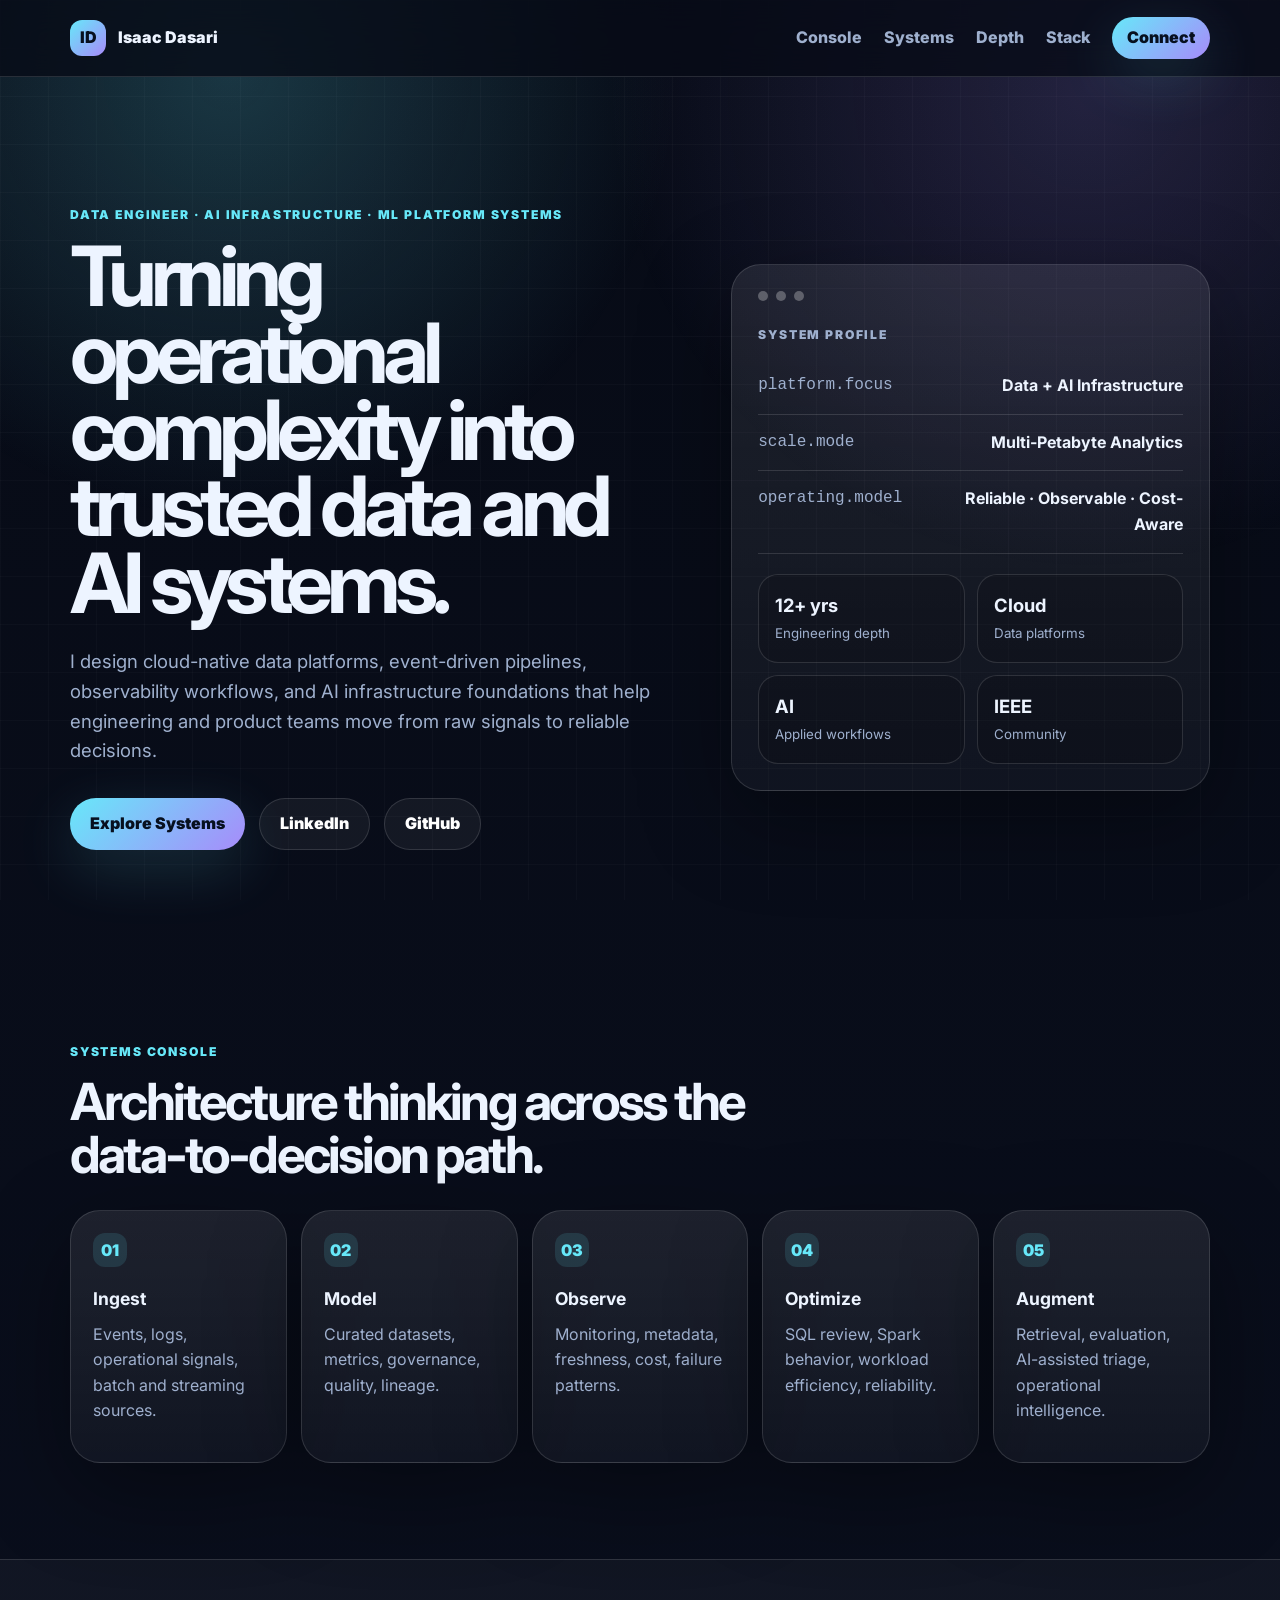
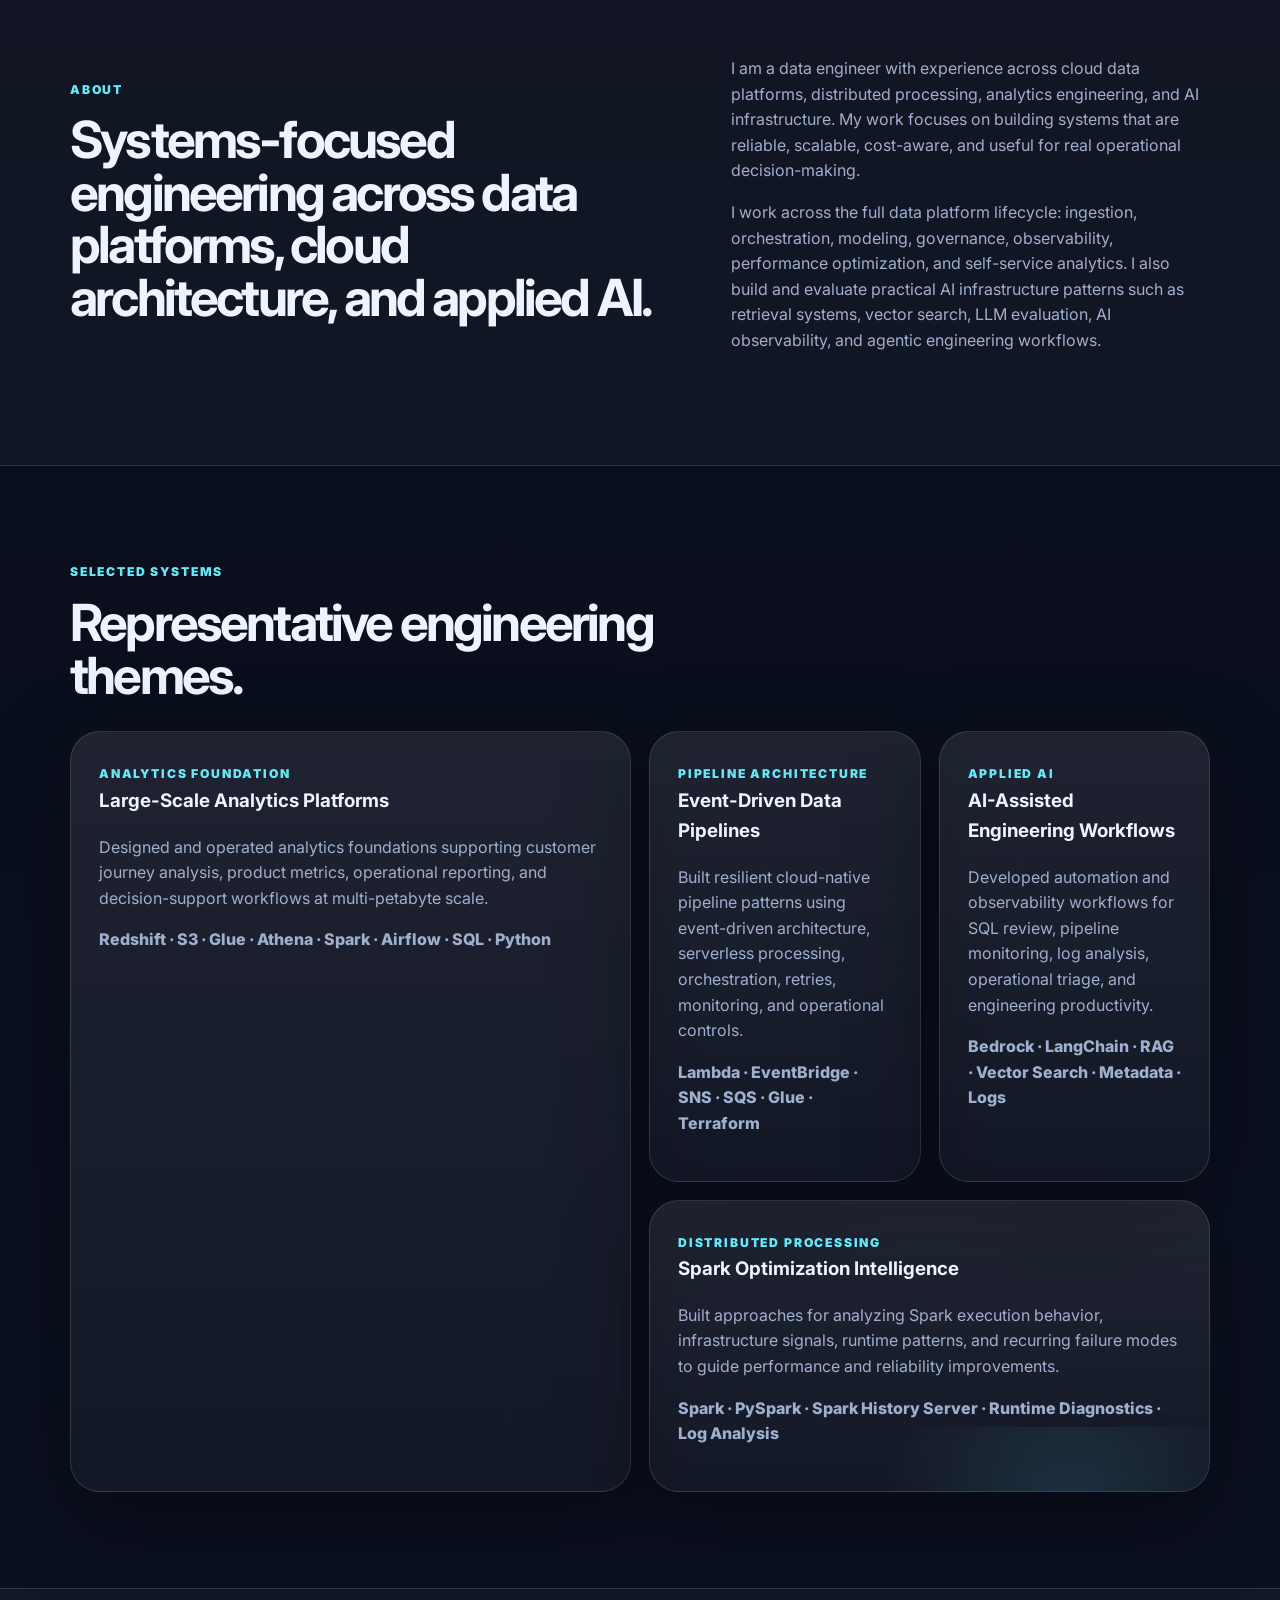
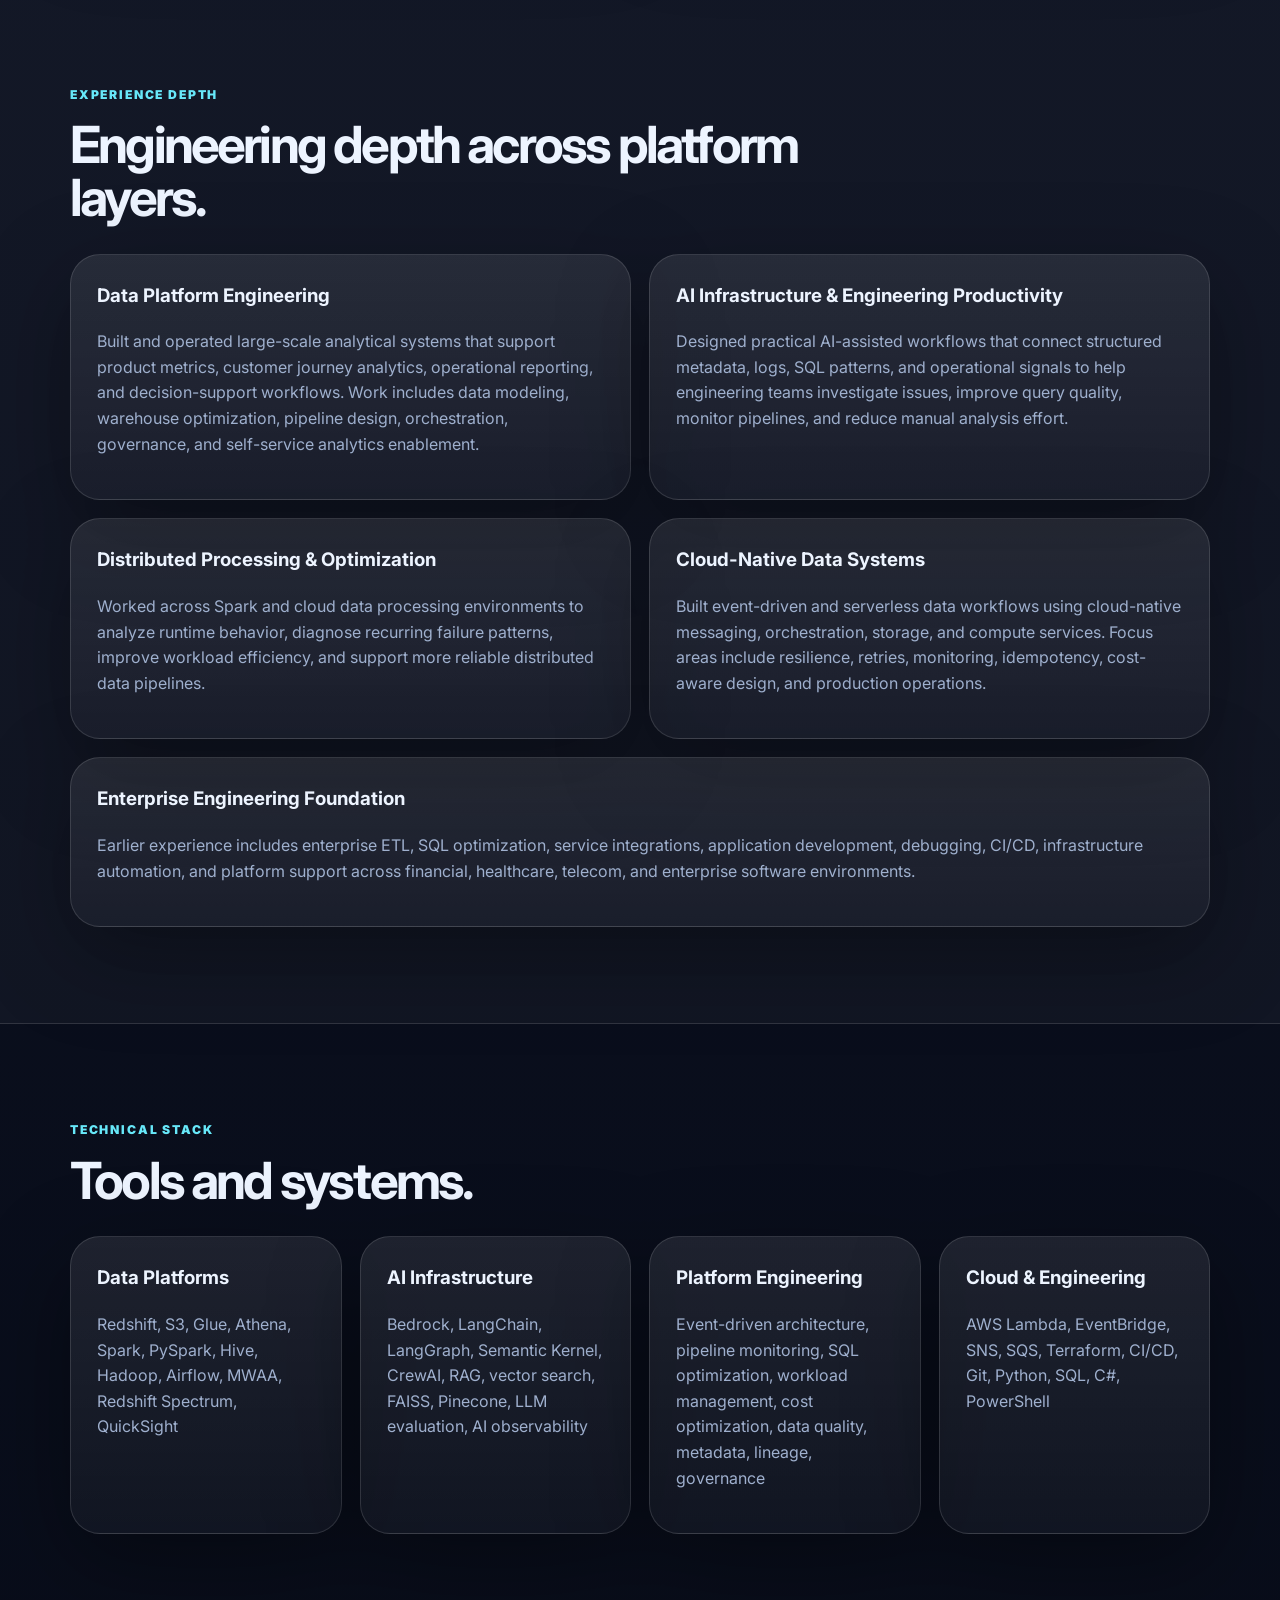
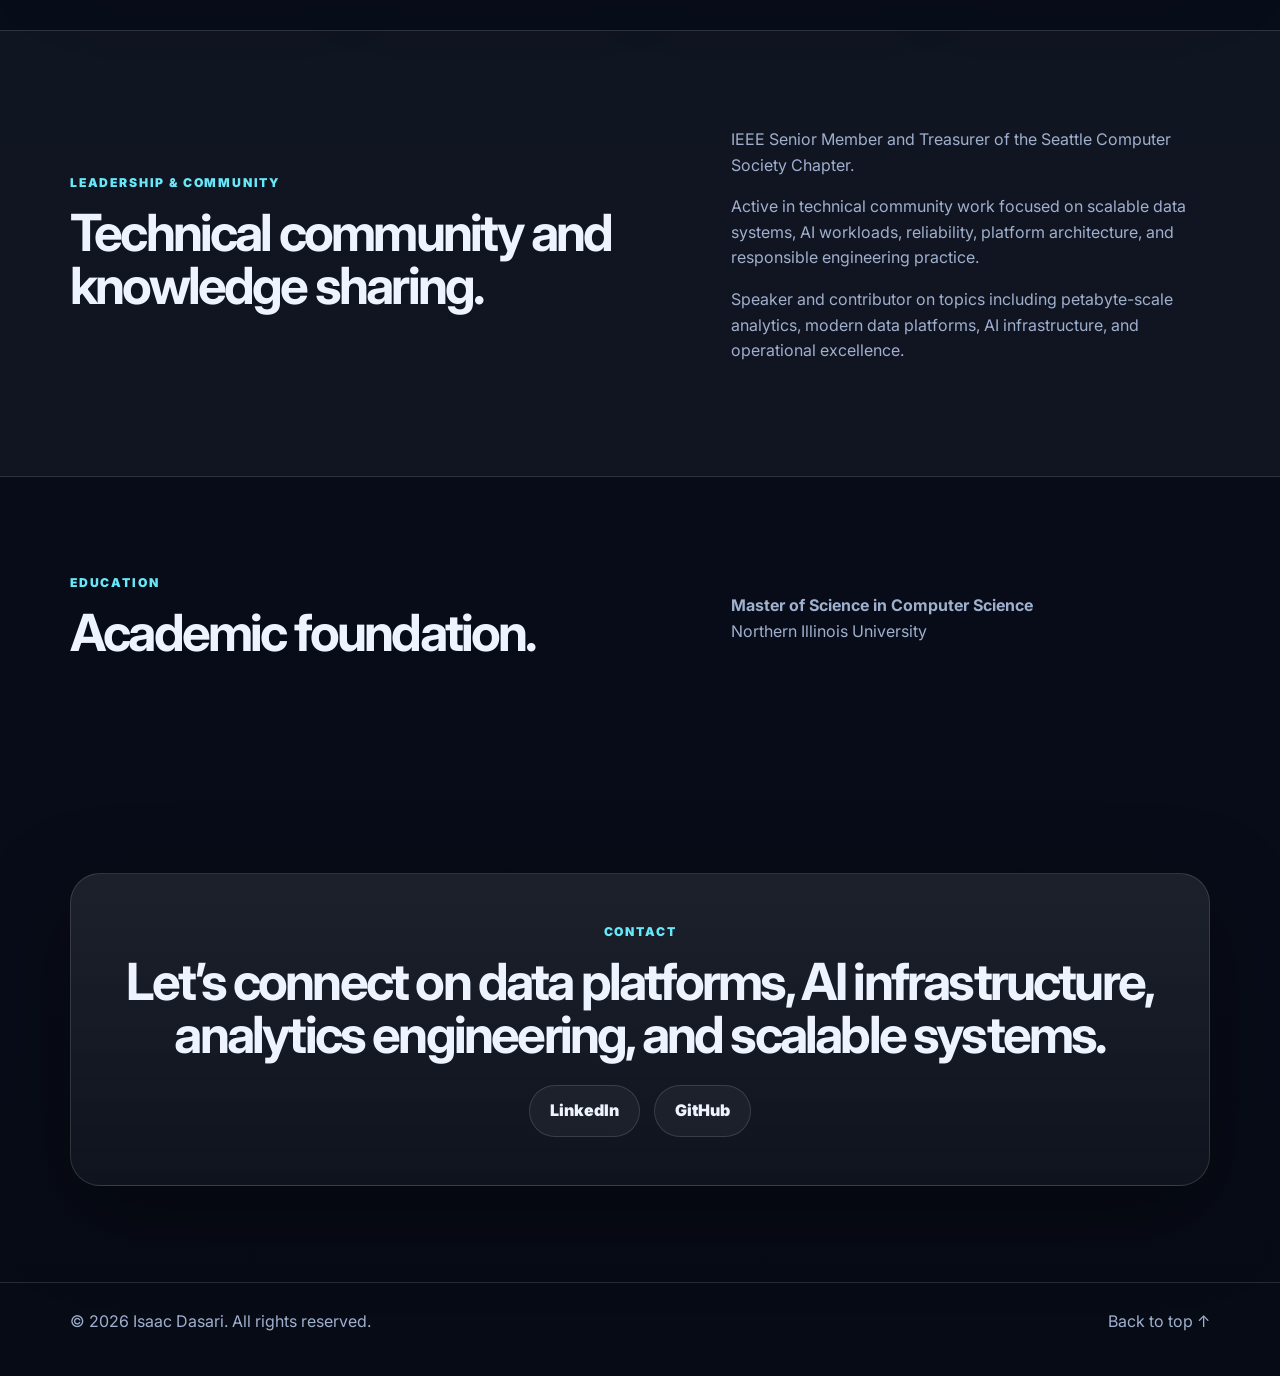
<file: index.html>
<!DOCTYPE html>
<html lang="en">
<head>
  <meta charset="UTF-8" />
  <meta name="viewport" content="width=device-width, initial-scale=1.0" />
  <meta name="description" content="Isaac Dasari — Data Engineer focused on AI infrastructure, ML platform systems, scalable analytics, and cloud data platforms." />
  <title>Isaac Dasari | Data Engineer & AI Infrastructure</title>
  <link rel="preconnect" href="https://fonts.googleapis.com">
  <link rel="preconnect" href="https://fonts.gstatic.com" crossorigin>
  <link href="https://fonts.googleapis.com/css2?family=Inter:wght@400;500;600;700;800;900&display=swap" rel="stylesheet">
  <link rel="stylesheet" href="styles.css" />
</head>
<body>
  <div class="page-glow"></div>
  <header class="site-header">
    <nav class="nav container" aria-label="Primary navigation">
      <a class="brand" href="#top"><span class="brand-mark">ID</span><span>Isaac Dasari</span></a>
      <button class="nav-toggle" aria-label="Open navigation" aria-expanded="false">☰</button>
      <div class="nav-links">
        <a href="#console">Console</a>
        <a href="#work">Systems</a>
        <a href="#experience">Depth</a>
        <a href="#skills">Stack</a>
        <a href="#contact" class="button button-small">Connect</a>
      </div>
    </nav>
  </header>

  <main id="top">
    <section class="hero section">
      <div class="container hero-grid">
        <div class="hero-copy">
          <p class="eyebrow">Data Engineer · AI Infrastructure · ML Platform Systems</p>
          <h1>Turning operational complexity into trusted data and AI systems.</h1>
          <p class="hero-text">I design cloud-native data platforms, event-driven pipelines, observability workflows, and AI infrastructure foundations that help engineering and product teams move from raw signals to reliable decisions.</p>
          <div class="hero-actions">
            <a class="button" href="#work">Explore Systems</a>
            <a class="button button-secondary" href="https://www.linkedin.com/in/isaac-dasari-29b986b9" target="_blank" rel="noreferrer">LinkedIn</a>
            <a class="button button-secondary" href="https://github.com/isaac-dasari" target="_blank" rel="noreferrer">GitHub</a>
          </div>
        </div>
        <aside class="console-card hero-panel" aria-label="Portfolio system console">
          <div class="panel-top"><span></span><span></span><span></span></div>
          <p class="console-label">SYSTEM PROFILE</p>
          <div class="console-row"><span>platform.focus</span><strong>Data + AI Infrastructure</strong></div>
          <div class="console-row"><span>scale.mode</span><strong>Multi-Petabyte Analytics</strong></div>
          <div class="console-row"><span>operating.model</span><strong>Reliable · Observable · Cost-Aware</strong></div>
          <div class="signal-grid">
            <div><b>12+ yrs</b><small>Engineering depth</small></div>
            <div><b>Cloud</b><small>Data platforms</small></div>
            <div><b>AI</b><small>Applied workflows</small></div>
            <div><b>IEEE</b><small>Community</small></div>
          </div>
        </aside>
      </div>
    </section>

    <section id="console" class="section console-section">
      <div class="container">
        <div class="section-heading">
          <p class="eyebrow">Systems Console</p>
          <h2>Architecture thinking across the data-to-decision path.</h2>
        </div>
        <div class="flow">
          <div><span>01</span><strong>Ingest</strong><p>Events, logs, operational signals, batch and streaming sources.</p></div>
          <div><span>02</span><strong>Model</strong><p>Curated datasets, metrics, governance, quality, lineage.</p></div>
          <div><span>03</span><strong>Observe</strong><p>Monitoring, metadata, freshness, cost, failure patterns.</p></div>
          <div><span>04</span><strong>Optimize</strong><p>SQL review, Spark behavior, workload efficiency, reliability.</p></div>
          <div><span>05</span><strong>Augment</strong><p>Retrieval, evaluation, AI-assisted triage, operational intelligence.</p></div>
        </div>
      </div>
    </section>

    <section id="about" class="section section-muted">
      <div class="container two-column">
        <div>
          <p class="eyebrow">About</p>
          <h2>Systems-focused engineering across data platforms, cloud architecture, and applied AI.</h2>
        </div>
        <div class="prose">
          <p>I am a data engineer with experience across cloud data platforms, distributed processing, analytics engineering, and AI infrastructure. My work focuses on building systems that are reliable, scalable, cost-aware, and useful for real operational decision-making.</p>
          <p>I work across the full data platform lifecycle: ingestion, orchestration, modeling, governance, observability, performance optimization, and self-service analytics. I also build and evaluate practical AI infrastructure patterns such as retrieval systems, vector search, LLM evaluation, AI observability, and agentic engineering workflows.</p>
        </div>
      </div>
    </section>

    <section id="work" class="section">
      <div class="container">
        <div class="section-heading">
          <p class="eyebrow">Selected Systems</p>
          <h2>Representative engineering themes.</h2>
        </div>
        <div class="bento-grid">
          <article class="bento-card bento-large"><span class="card-kicker">Analytics Foundation</span><h3>Large-Scale Analytics Platforms</h3><p>Designed and operated analytics foundations supporting customer journey analysis, product metrics, operational reporting, and decision-support workflows at multi-petabyte scale.</p><p class="tech">Redshift · S3 · Glue · Athena · Spark · Airflow · SQL · Python</p></article>
          <article class="bento-card"><span class="card-kicker">Pipeline Architecture</span><h3>Event-Driven Data Pipelines</h3><p>Built resilient cloud-native pipeline patterns using event-driven architecture, serverless processing, orchestration, retries, monitoring, and operational controls.</p><p class="tech">Lambda · EventBridge · SNS · SQS · Glue · Terraform</p></article>
          <article class="bento-card"><span class="card-kicker">Applied AI</span><h3>AI-Assisted Engineering Workflows</h3><p>Developed automation and observability workflows for SQL review, pipeline monitoring, log analysis, operational triage, and engineering productivity.</p><p class="tech">Bedrock · LangChain · RAG · Vector Search · Metadata · Logs</p></article>
          <article class="bento-card bento-wide"><span class="card-kicker">Distributed Processing</span><h3>Spark Optimization Intelligence</h3><p>Built approaches for analyzing Spark execution behavior, infrastructure signals, runtime patterns, and recurring failure modes to guide performance and reliability improvements.</p><p class="tech">Spark · PySpark · Spark History Server · Runtime Diagnostics · Log Analysis</p></article>
        </div>
      </div>
    </section>

    <section id="experience" class="section section-muted">
      <div class="container">
        <div class="section-heading">
          <p class="eyebrow">Experience Depth</p>
          <h2>Engineering depth across platform layers.</h2>
        </div>
        <div class="depth-grid">
          <div><h3>Data Platform Engineering</h3><p>Built and operated large-scale analytical systems that support product metrics, customer journey analytics, operational reporting, and decision-support workflows. Work includes data modeling, warehouse optimization, pipeline design, orchestration, governance, and self-service analytics enablement.</p></div>
          <div><h3>AI Infrastructure & Engineering Productivity</h3><p>Designed practical AI-assisted workflows that connect structured metadata, logs, SQL patterns, and operational signals to help engineering teams investigate issues, improve query quality, monitor pipelines, and reduce manual analysis effort.</p></div>
          <div><h3>Distributed Processing & Optimization</h3><p>Worked across Spark and cloud data processing environments to analyze runtime behavior, diagnose recurring failure patterns, improve workload efficiency, and support more reliable distributed data pipelines.</p></div>
          <div><h3>Cloud-Native Data Systems</h3><p>Built event-driven and serverless data workflows using cloud-native messaging, orchestration, storage, and compute services. Focus areas include resilience, retries, monitoring, idempotency, cost-aware design, and production operations.</p></div>
          <div><h3>Enterprise Engineering Foundation</h3><p>Earlier experience includes enterprise ETL, SQL optimization, service integrations, application development, debugging, CI/CD, infrastructure automation, and platform support across financial, healthcare, telecom, and enterprise software environments.</p></div>
        </div>
      </div>
    </section>

    <section id="skills" class="section">
      <div class="container">
        <div class="section-heading">
          <p class="eyebrow">Technical Stack</p>
          <h2>Tools and systems.</h2>
        </div>
        <div class="stack-grid">
          <div><h3>Data Platforms</h3><p>Redshift, S3, Glue, Athena, Spark, PySpark, Hive, Hadoop, Airflow, MWAA, Redshift Spectrum, QuickSight</p></div>
          <div><h3>AI Infrastructure</h3><p>Bedrock, LangChain, LangGraph, Semantic Kernel, CrewAI, RAG, vector search, FAISS, Pinecone, LLM evaluation, AI observability</p></div>
          <div><h3>Platform Engineering</h3><p>Event-driven architecture, pipeline monitoring, SQL optimization, workload management, cost optimization, data quality, metadata, lineage, governance</p></div>
          <div><h3>Cloud & Engineering</h3><p>AWS Lambda, EventBridge, SNS, SQS, Terraform, CI/CD, Git, Python, SQL, C#, PowerShell</p></div>
        </div>
      </div>
    </section>

    <section id="leadership" class="section section-muted">
      <div class="container two-column">
        <div><p class="eyebrow">Leadership & Community</p><h2>Technical community and knowledge sharing.</h2></div>
        <div class="prose"><p>IEEE Senior Member and Treasurer of the Seattle Computer Society Chapter.</p><p>Active in technical community work focused on scalable data systems, AI workloads, reliability, platform architecture, and responsible engineering practice.</p><p>Speaker and contributor on topics including petabyte-scale analytics, modern data platforms, AI infrastructure, and operational excellence.</p></div>
      </div>
    </section>

    <section id="education" class="section">
      <div class="container two-column">
        <div><p class="eyebrow">Education</p><h2>Academic foundation.</h2></div>
        <div class="prose"><p><strong>Master of Science in Computer Science</strong><br />Northern Illinois University</p></div>
      </div>
    </section>

    <section id="contact" class="section contact-section">
      <div class="container contact-card">
        <p class="eyebrow">Contact</p>
        <h2>Let’s connect on data platforms, AI infrastructure, analytics engineering, and scalable systems.</h2>
        <div class="contact-links">
          <a href="https://www.linkedin.com/in/isaac-dasari-29b986b9" target="_blank" rel="noreferrer">LinkedIn</a>
          <a href="https://github.com/isaac-dasari" target="_blank" rel="noreferrer">GitHub</a>
        </div>
      </div>
    </section>
  </main>

  <footer class="footer"><div class="container footer-content"><p>© <span id="year"></span> Isaac Dasari. All rights reserved.</p><a href="#top">Back to top ↑</a></div></footer>
  <script src="script.js"></script>
</body>
</html>
</file>
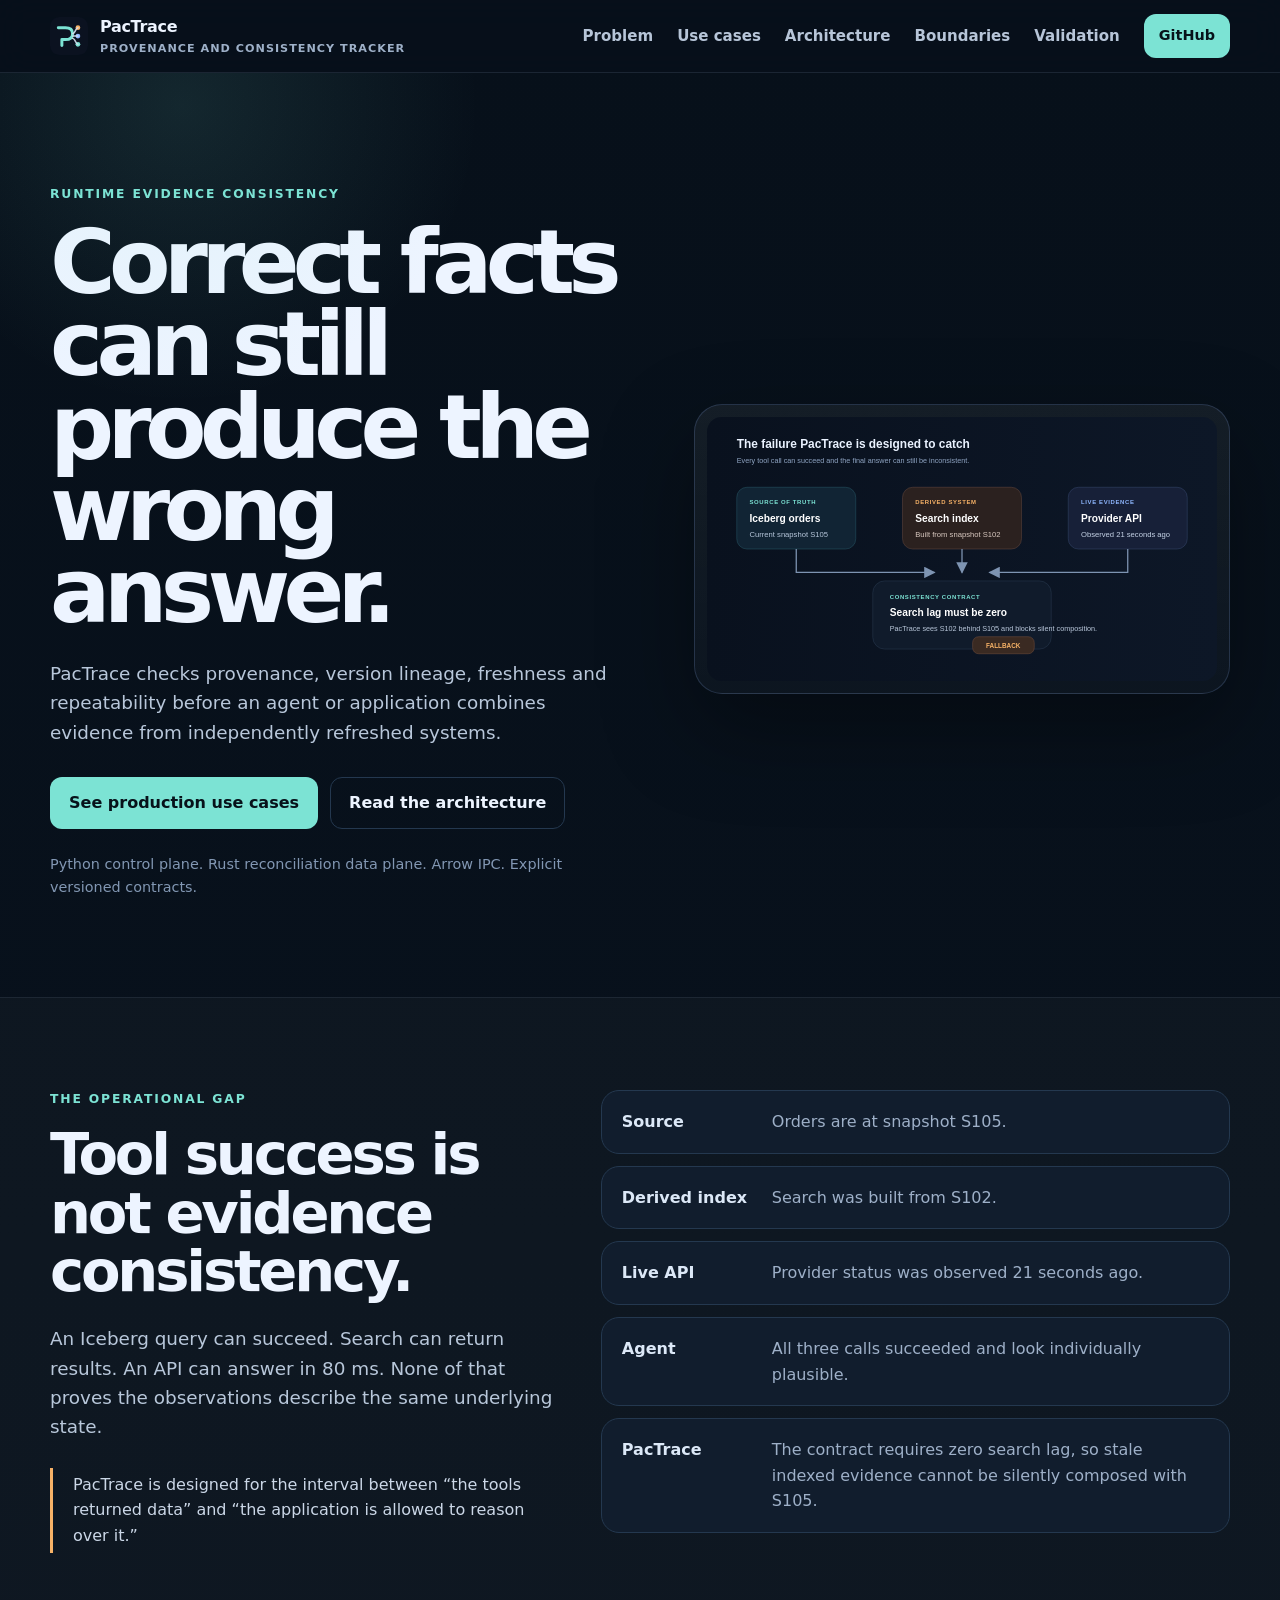
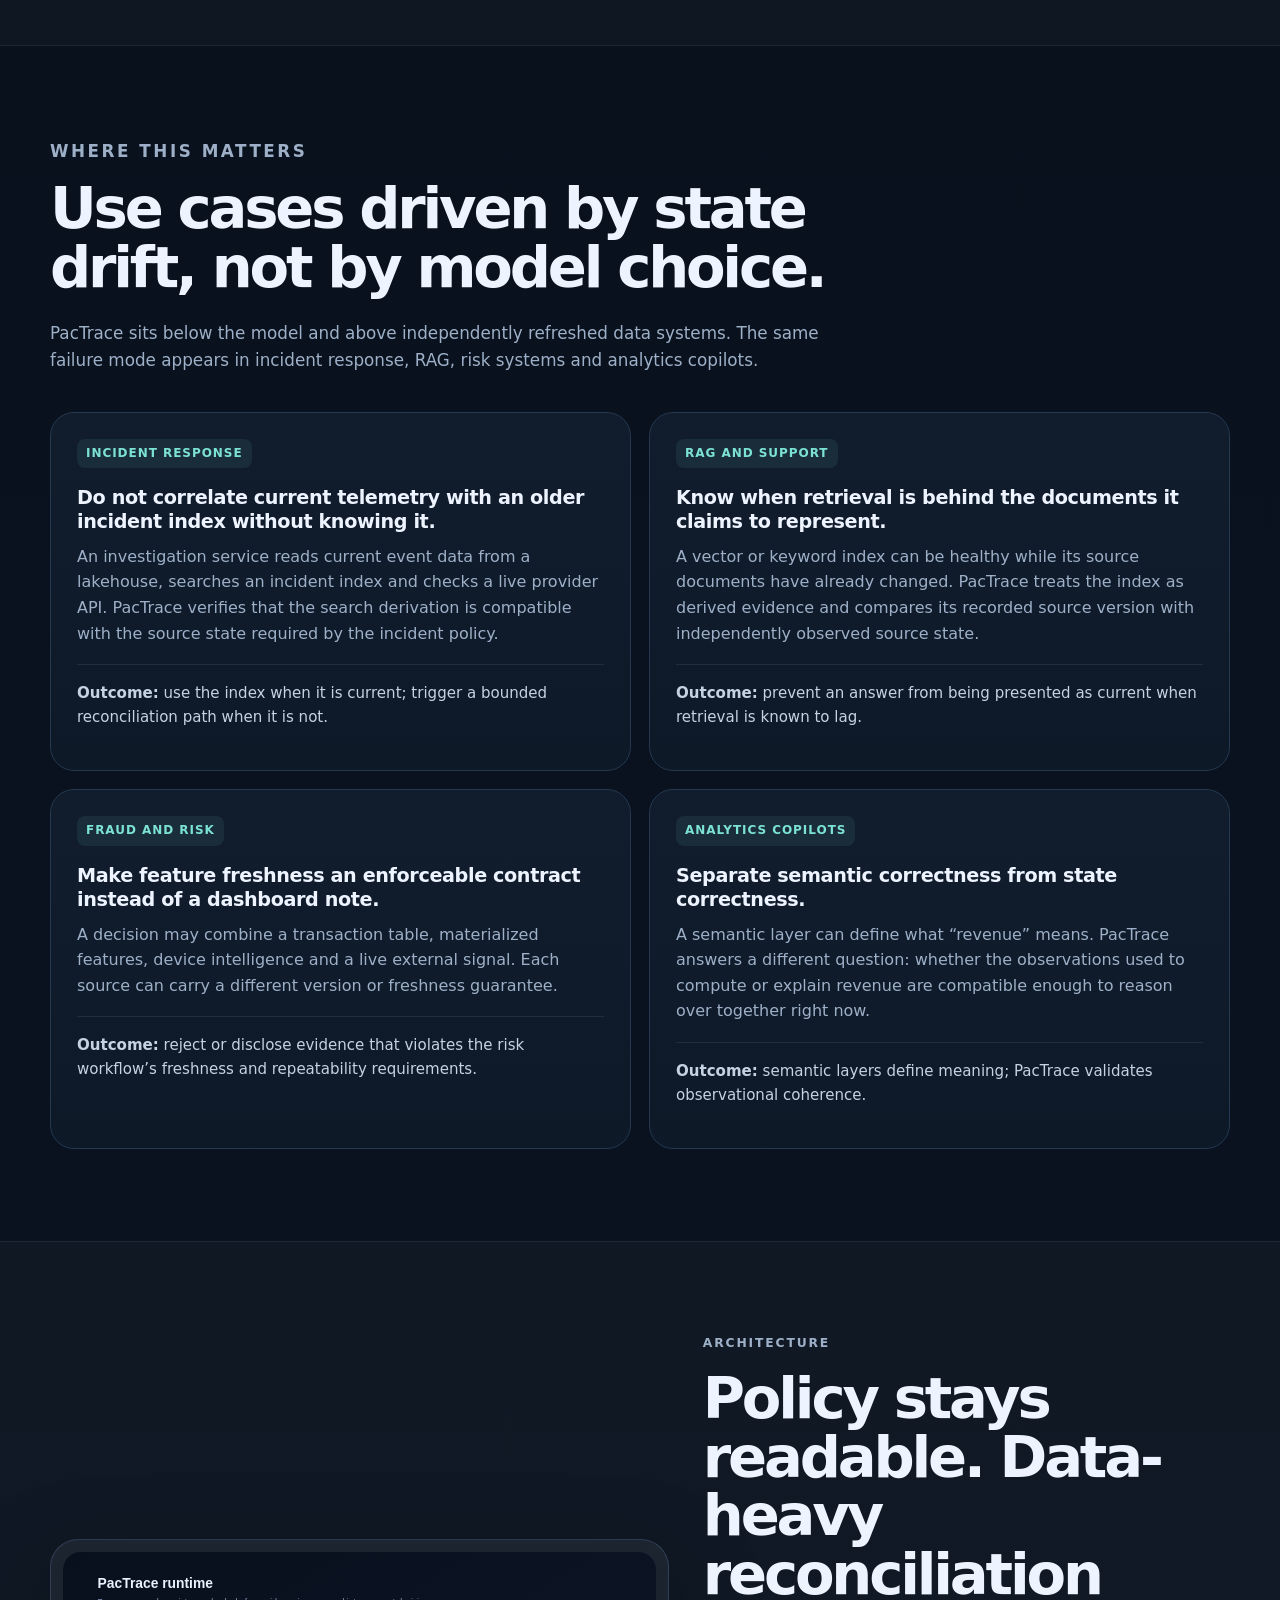
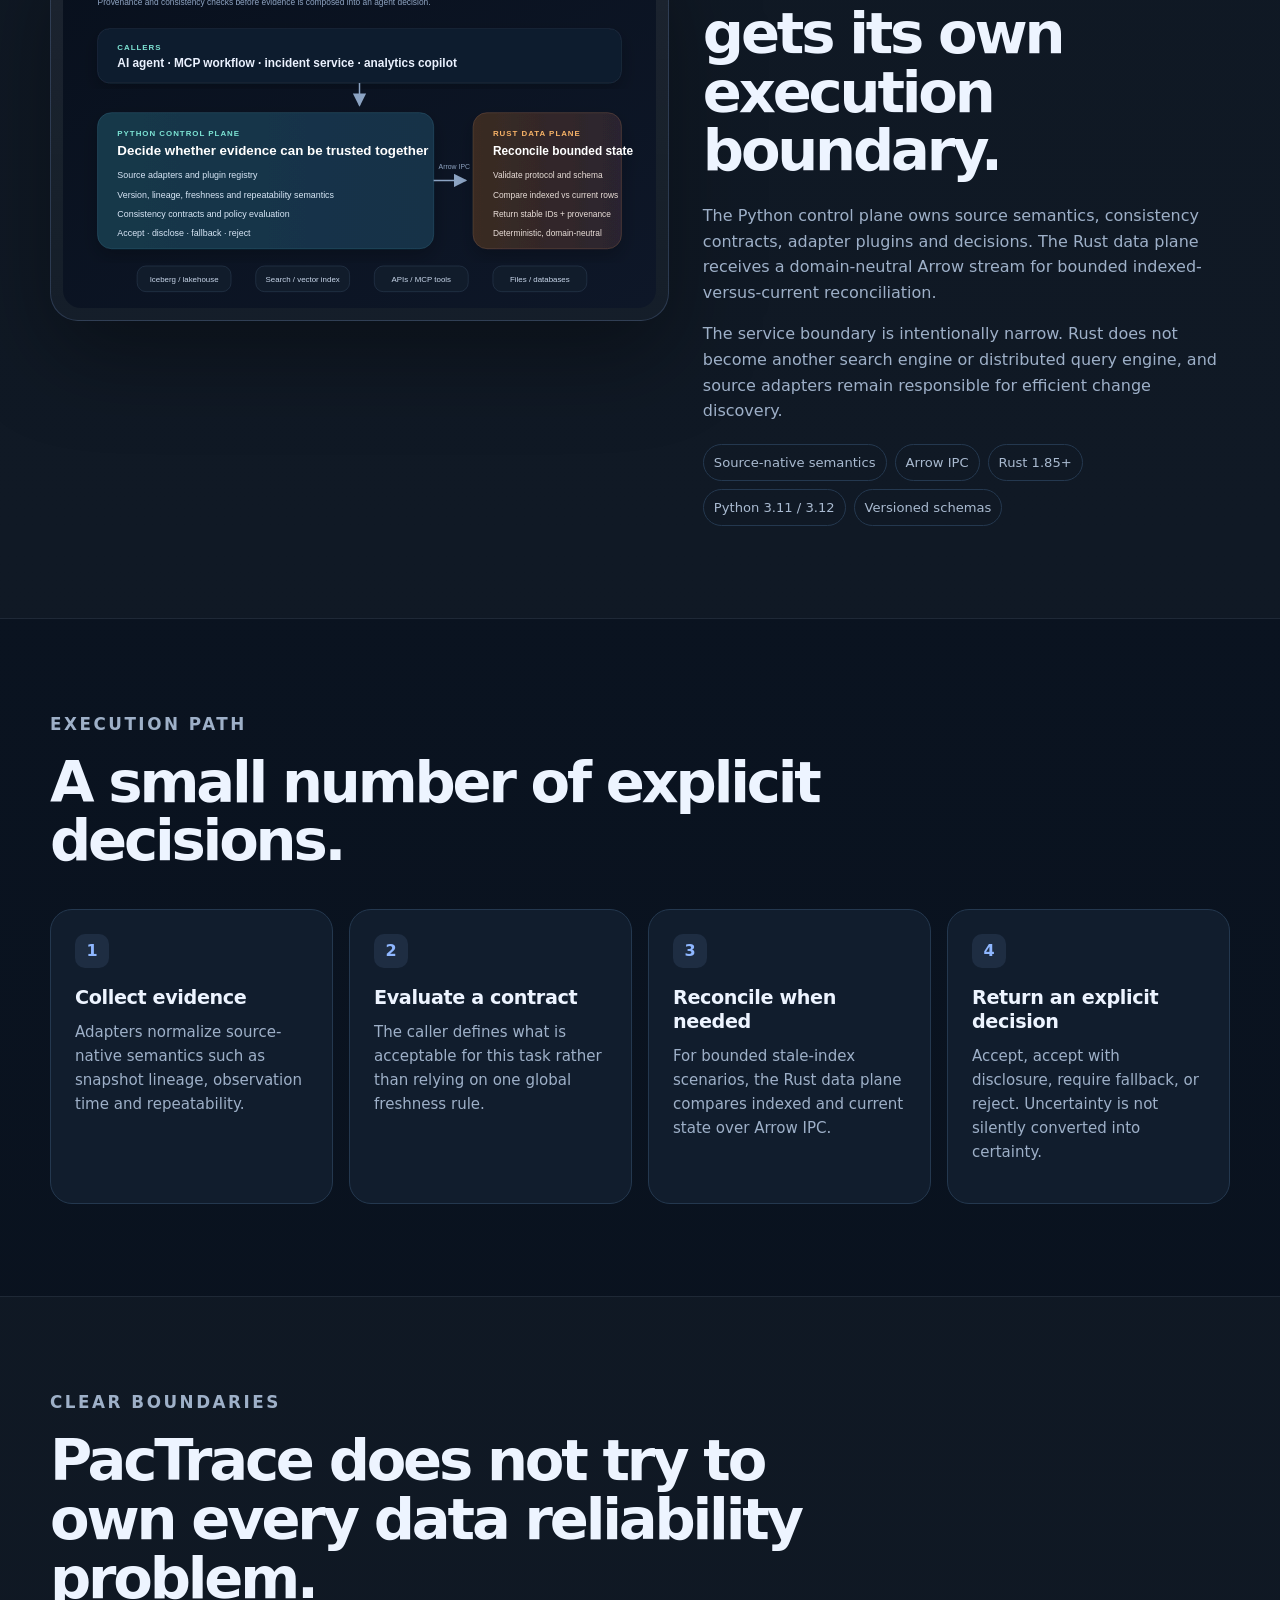
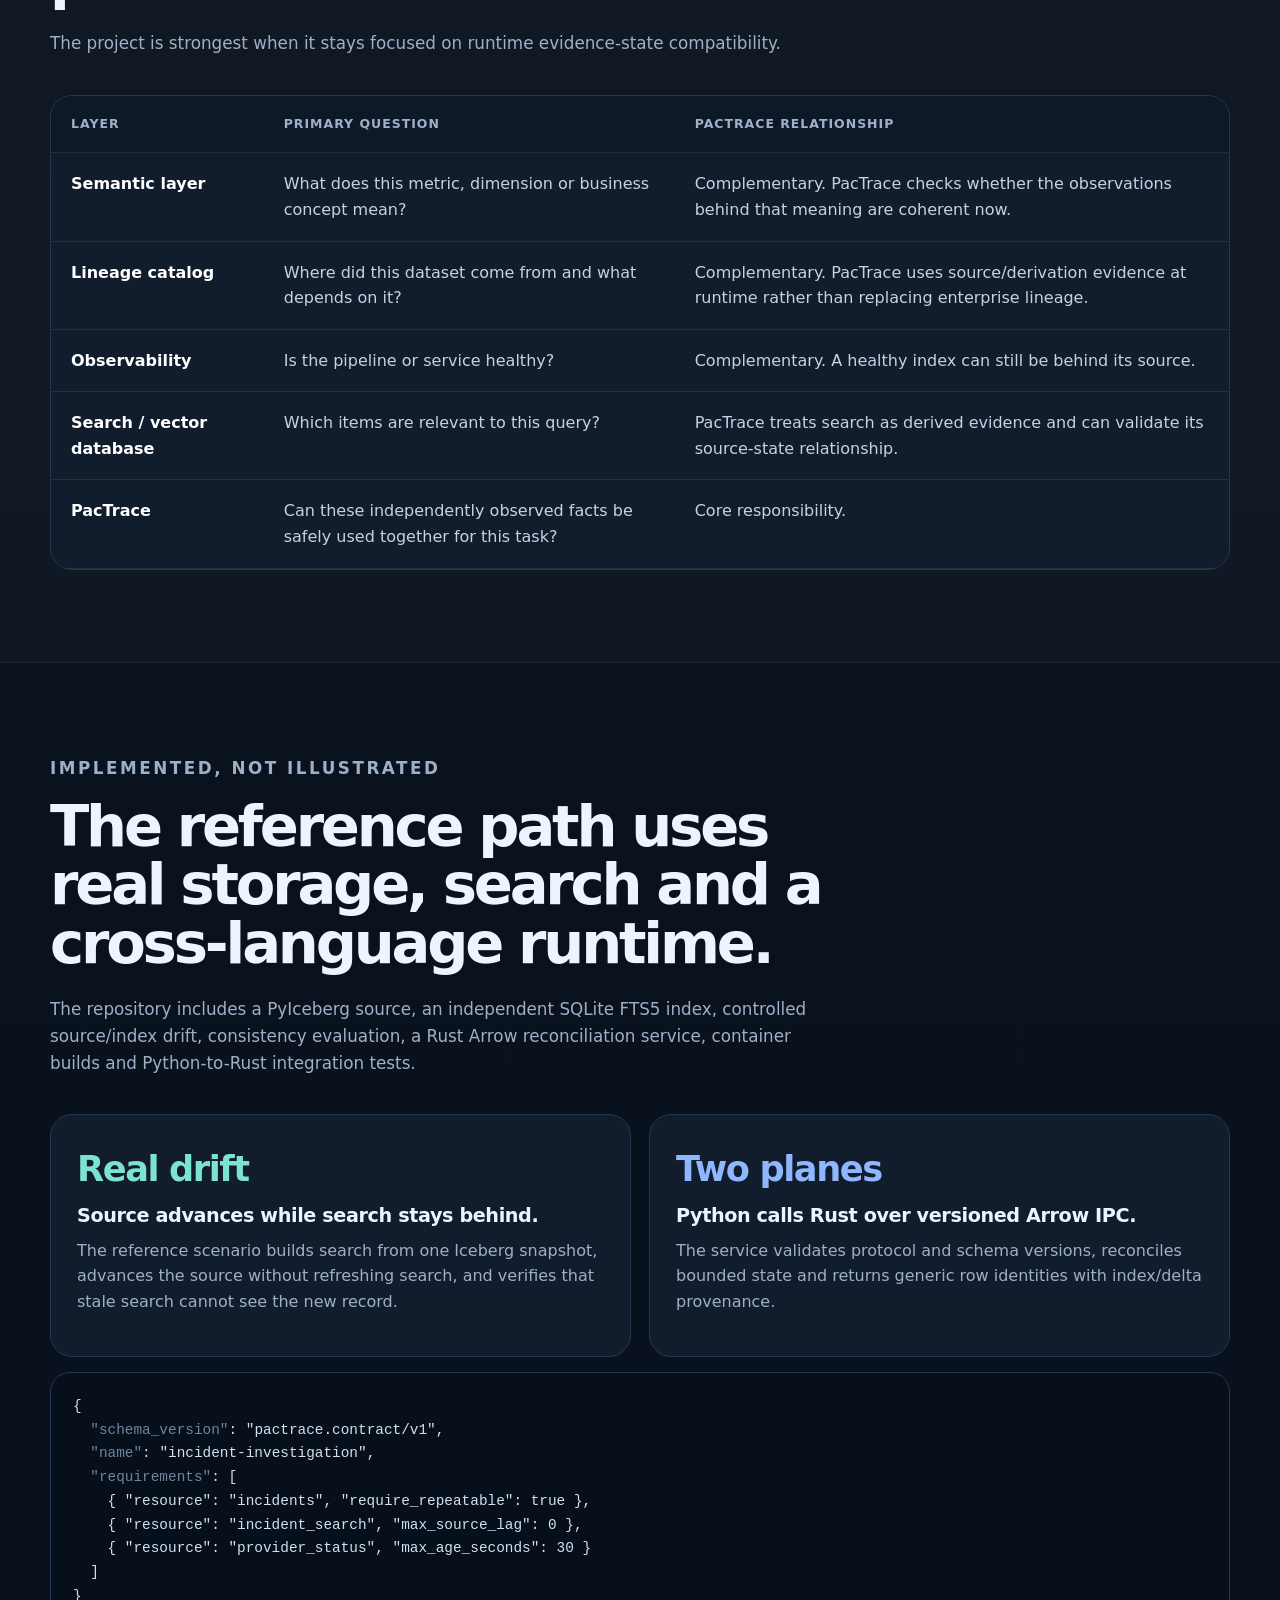
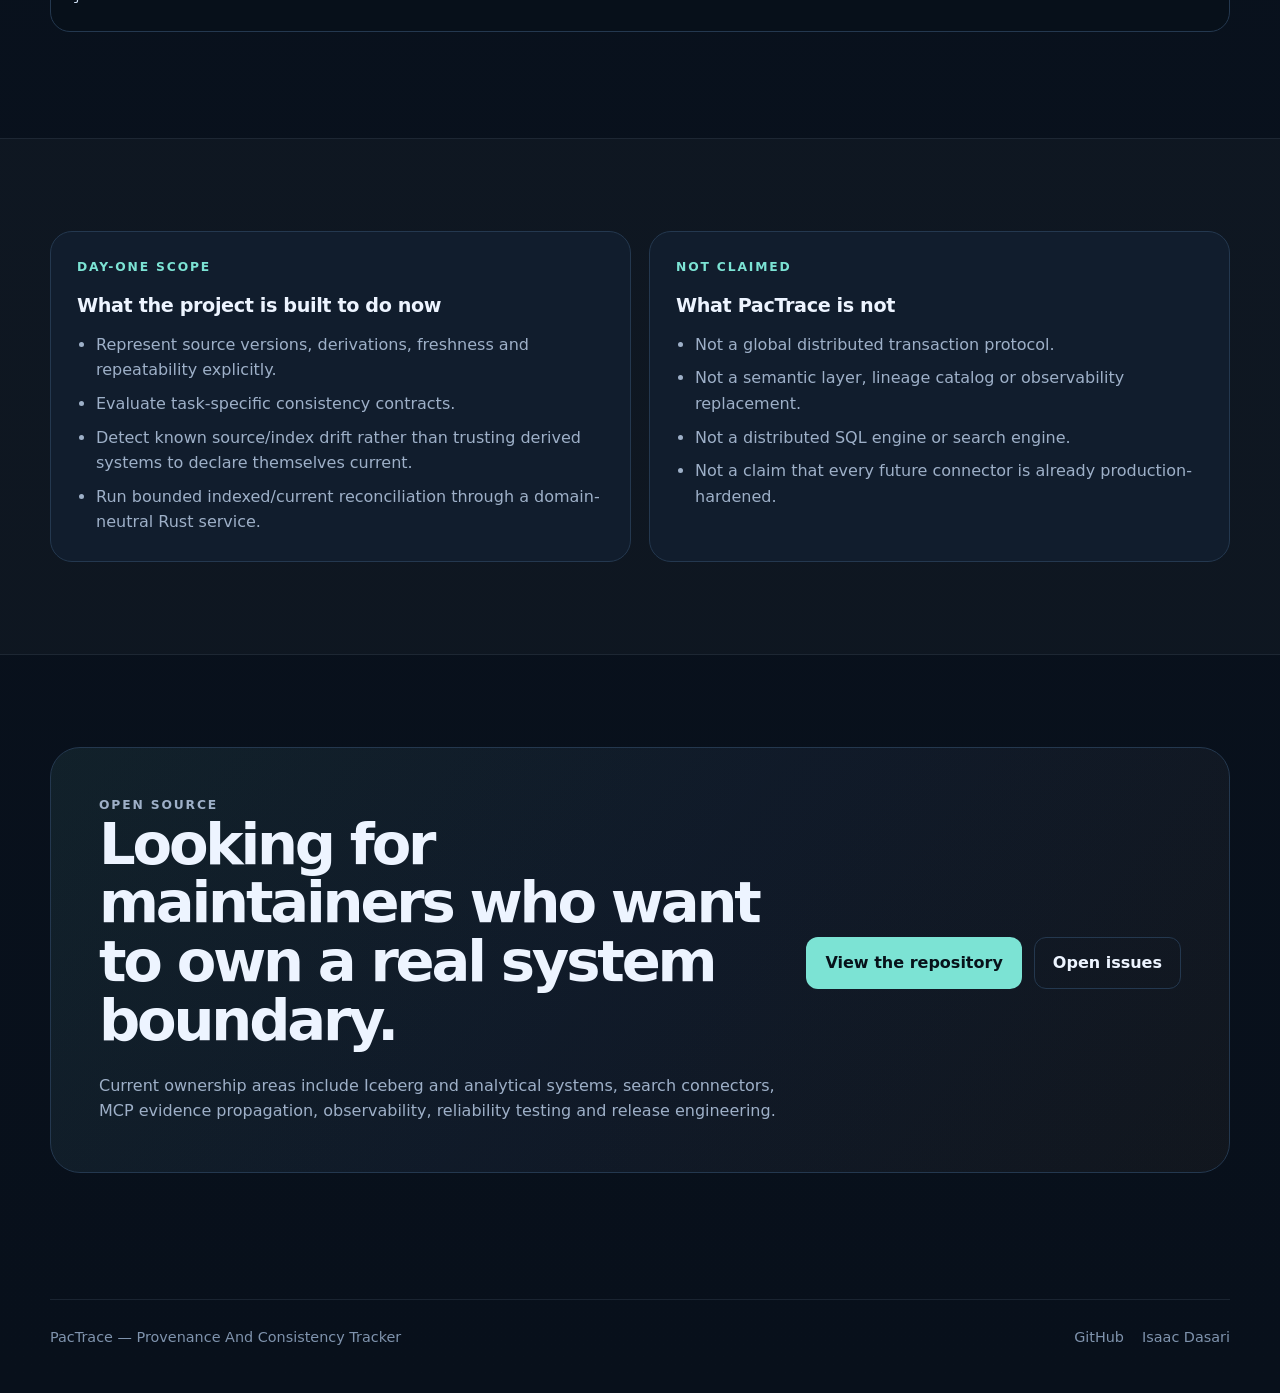
<file: pactrace/index.html>
<!doctype html>
<html lang="en">
<head>
  <meta charset="utf-8">
  <meta name="viewport" content="width=device-width,initial-scale=1">
  <title>PacTrace — Provenance and Consistency Tracker</title>
  <meta name="description" content="PacTrace verifies that evidence from databases, search indexes, APIs and tools represents compatible source states before an AI agent or application combines it.">
  <meta name="theme-color" content="#08101b">
  <link rel="icon" href="assets/logo.svg" type="image/svg+xml">
  <link rel="stylesheet" href="styles.css">
</head>
<body>
  <header class="site-header">
    <div class="shell nav">
      <a class="brand" href="#top" aria-label="PacTrace home">
        <img src="assets/logo.svg" alt="">
        <span>PacTrace<small>Provenance And Consistency Tracker</small></span>
      </a>
      <button class="nav-toggle" type="button" aria-label="Open navigation" aria-expanded="false">Menu</button>
      <nav class="nav-links" aria-label="Primary navigation">
        <a href="#problem">Problem</a>
        <a href="#use-cases">Use cases</a>
        <a href="#architecture">Architecture</a>
        <a href="#boundaries">Boundaries</a>
        <a href="#validation">Validation</a>
        <a class="button small" href="https://github.com/isaac-dasari/PacTrace">GitHub</a>
      </nav>
    </div>
  </header>

  <main id="top">
    <section class="hero">
      <div class="shell hero-grid">
        <div>
          <p class="eyebrow">Runtime evidence consistency</p>
          <h1>Correct facts can still produce the wrong answer.</h1>
          <p class="lede">PacTrace checks provenance, version lineage, freshness and repeatability before an agent or application combines evidence from independently refreshed systems.</p>
          <div class="hero-actions">
            <a class="button" href="#use-cases">See production use cases</a>
            <a class="button secondary" href="#architecture">Read the architecture</a>
          </div>
          <p class="hero-note">Python control plane. Rust reconciliation data plane. Arrow IPC. Explicit versioned contracts.</p>
        </div>
        <div class="visual-frame">
          <img src="assets/evidence-state.svg" alt="PacTrace detecting a stale search index against a newer source snapshot">
        </div>
      </div>
    </section>

    <section class="section alt" id="problem">
      <div class="shell problem-grid">
        <div class="problem-copy">
          <p class="eyebrow">The operational gap</p>
          <h2>Tool success is not evidence consistency.</h2>
          <p class="lede">An Iceberg query can succeed. Search can return results. An API can answer in 80 ms. None of that proves the observations describe the same underlying state.</p>
          <div class="callout">PacTrace is designed for the interval between “the tools returned data” and “the application is allowed to reason over it.”</div>
        </div>
        <div class="fact-list">
          <div class="fact"><strong>Source</strong><span>Orders are at snapshot S105.</span></div>
          <div class="fact"><strong>Derived index</strong><span>Search was built from S102.</span></div>
          <div class="fact"><strong>Live API</strong><span>Provider status was observed 21 seconds ago.</span></div>
          <div class="fact"><strong>Agent</strong><span>All three calls succeeded and look individually plausible.</span></div>
          <div class="fact"><strong>PacTrace</strong><span>The contract requires zero search lag, so stale indexed evidence cannot be silently composed with S105.</span></div>
        </div>
      </div>
    </section>

    <section class="section" id="use-cases">
      <div class="shell">
        <div class="section-head">
          <p class="eyebrow">Where this matters</p>
          <h2>Use cases driven by state drift, not by model choice.</h2>
          <p>PacTrace sits below the model and above independently refreshed data systems. The same failure mode appears in incident response, RAG, risk systems and analytics copilots.</p>
        </div>
        <div class="use-grid">
          <article class="use-card">
            <span class="label">Incident response</span>
            <h3>Do not correlate current telemetry with an older incident index without knowing it.</h3>
            <p>An investigation service reads current event data from a lakehouse, searches an incident index and checks a live provider API. PacTrace verifies that the search derivation is compatible with the source state required by the incident policy.</p>
            <p class="scenario"><strong>Outcome:</strong> use the index when it is current; trigger a bounded reconciliation path when it is not.</p>
          </article>
          <article class="use-card">
            <span class="label">RAG and support</span>
            <h3>Know when retrieval is behind the documents it claims to represent.</h3>
            <p>A vector or keyword index can be healthy while its source documents have already changed. PacTrace treats the index as derived evidence and compares its recorded source version with independently observed source state.</p>
            <p class="scenario"><strong>Outcome:</strong> prevent an answer from being presented as current when retrieval is known to lag.</p>
          </article>
          <article class="use-card">
            <span class="label">Fraud and risk</span>
            <h3>Make feature freshness an enforceable contract instead of a dashboard note.</h3>
            <p>A decision may combine a transaction table, materialized features, device intelligence and a live external signal. Each source can carry a different version or freshness guarantee.</p>
            <p class="scenario"><strong>Outcome:</strong> reject or disclose evidence that violates the risk workflow’s freshness and repeatability requirements.</p>
          </article>
          <article class="use-card">
            <span class="label">Analytics copilots</span>
            <h3>Separate semantic correctness from state correctness.</h3>
            <p>A semantic layer can define what “revenue” means. PacTrace answers a different question: whether the observations used to compute or explain revenue are compatible enough to reason over together right now.</p>
            <p class="scenario"><strong>Outcome:</strong> semantic layers define meaning; PacTrace validates observational coherence.</p>
          </article>
        </div>
      </div>
    </section>

    <section class="section alt" id="architecture">
      <div class="shell arch-grid">
        <div class="visual-frame">
          <img src="assets/architecture.svg" alt="PacTrace Python control plane and Rust data plane architecture">
        </div>
        <div class="arch-copy">
          <p class="eyebrow">Architecture</p>
          <h2>Policy stays readable. Data-heavy reconciliation gets its own execution boundary.</h2>
          <p>The Python control plane owns source semantics, consistency contracts, adapter plugins and decisions. The Rust data plane receives a domain-neutral Arrow stream for bounded indexed-versus-current reconciliation.</p>
          <p>The service boundary is intentionally narrow. Rust does not become another search engine or distributed query engine, and source adapters remain responsible for efficient change discovery.</p>
          <div class="pill-row">
            <span class="pill">Source-native semantics</span>
            <span class="pill">Arrow IPC</span>
            <span class="pill">Rust 1.85+</span>
            <span class="pill">Python 3.11 / 3.12</span>
            <span class="pill">Versioned schemas</span>
          </div>
        </div>
      </div>
    </section>

    <section class="section">
      <div class="shell">
        <div class="section-head">
          <p class="eyebrow">Execution path</p>
          <h2>A small number of explicit decisions.</h2>
        </div>
        <div class="steps">
          <article class="step"><h3>Collect evidence</h3><p>Adapters normalize source-native semantics such as snapshot lineage, observation time and repeatability.</p></article>
          <article class="step"><h3>Evaluate a contract</h3><p>The caller defines what is acceptable for this task rather than relying on one global freshness rule.</p></article>
          <article class="step"><h3>Reconcile when needed</h3><p>For bounded stale-index scenarios, the Rust data plane compares indexed and current state over Arrow IPC.</p></article>
          <article class="step"><h3>Return an explicit decision</h3><p>Accept, accept with disclosure, require fallback, or reject. Uncertainty is not silently converted into certainty.</p></article>
        </div>
      </div>
    </section>

    <section class="section alt" id="boundaries">
      <div class="shell">
        <div class="section-head">
          <p class="eyebrow">Clear boundaries</p>
          <h2>PacTrace does not try to own every data reliability problem.</h2>
          <p>The project is strongest when it stays focused on runtime evidence-state compatibility.</p>
        </div>
        <div class="compare">
          <table>
            <thead><tr><th>Layer</th><th>Primary question</th><th>PacTrace relationship</th></tr></thead>
            <tbody>
              <tr><td>Semantic layer</td><td>What does this metric, dimension or business concept mean?</td><td>Complementary. PacTrace checks whether the observations behind that meaning are coherent now.</td></tr>
              <tr><td>Lineage catalog</td><td>Where did this dataset come from and what depends on it?</td><td>Complementary. PacTrace uses source/derivation evidence at runtime rather than replacing enterprise lineage.</td></tr>
              <tr><td>Observability</td><td>Is the pipeline or service healthy?</td><td>Complementary. A healthy index can still be behind its source.</td></tr>
              <tr><td>Search / vector database</td><td>Which items are relevant to this query?</td><td>PacTrace treats search as derived evidence and can validate its source-state relationship.</td></tr>
              <tr><td>PacTrace</td><td>Can these independently observed facts be safely used together for this task?</td><td>Core responsibility.</td></tr>
            </tbody>
          </table>
        </div>
      </div>
    </section>

    <section class="section" id="validation">
      <div class="shell">
        <div class="section-head">
          <p class="eyebrow">Implemented, not illustrated</p>
          <h2>The reference path uses real storage, search and a cross-language runtime.</h2>
          <p>The repository includes a PyIceberg source, an independent SQLite FTS5 index, controlled source/index drift, consistency evaluation, a Rust Arrow reconciliation service, container builds and Python-to-Rust integration tests.</p>
        </div>
        <div class="proof-grid">
          <article class="proof-card">
            <div class="metric teal">Real drift</div>
            <h3>Source advances while search stays behind.</h3>
            <p>The reference scenario builds search from one Iceberg snapshot, advances the source without refreshing search, and verifies that stale search cannot see the new record.</p>
          </article>
          <article class="proof-card">
            <div class="metric blue">Two planes</div>
            <h3>Python calls Rust over versioned Arrow IPC.</h3>
            <p>The service validates protocol and schema versions, reconciles bounded state and returns generic row identities with index/delta provenance.</p>
          </article>
        </div>
        <pre class="code" aria-label="PacTrace consistency contract example"><code>{
  <span class="dim">"schema_version"</span>: "pactrace.contract/v1",
  <span class="dim">"name"</span>: "incident-investigation",
  <span class="dim">"requirements"</span>: [
    { "resource": "incidents", "require_repeatable": true },
    { "resource": "incident_search", "max_source_lag": 0 },
    { "resource": "provider_status", "max_age_seconds": 30 }
  ]
}</code></pre>
      </div>
    </section>

    <section class="section alt">
      <div class="shell boundary-grid">
        <article class="boundary">
          <p class="eyebrow">Day-one scope</p>
          <h3>What the project is built to do now</h3>
          <ul>
            <li>Represent source versions, derivations, freshness and repeatability explicitly.</li>
            <li>Evaluate task-specific consistency contracts.</li>
            <li>Detect known source/index drift rather than trusting derived systems to declare themselves current.</li>
            <li>Run bounded indexed/current reconciliation through a domain-neutral Rust service.</li>
          </ul>
        </article>
        <article class="boundary">
          <p class="eyebrow">Not claimed</p>
          <h3>What PacTrace is not</h3>
          <ul>
            <li>Not a global distributed transaction protocol.</li>
            <li>Not a semantic layer, lineage catalog or observability replacement.</li>
            <li>Not a distributed SQL engine or search engine.</li>
            <li>Not a claim that every future connector is already production-hardened.</li>
          </ul>
        </article>
      </div>
    </section>

    <section class="section">
      <div class="shell cta">
        <div>
          <p class="eyebrow">Open source</p>
          <h2>Looking for maintainers who want to own a real system boundary.</h2>
          <p>Current ownership areas include Iceberg and analytical systems, search connectors, MCP evidence propagation, observability, reliability testing and release engineering.</p>
        </div>
        <div class="hero-actions">
          <a class="button" href="https://github.com/isaac-dasari/PacTrace">View the repository</a>
          <a class="button secondary" href="https://github.com/isaac-dasari/PacTrace/issues">Open issues</a>
        </div>
      </div>
    </section>
  </main>

  <footer>
    <div class="shell footer-row">
      <span>PacTrace — Provenance And Consistency Tracker</span>
      <div class="footer-links">
        <a href="https://github.com/isaac-dasari/PacTrace">GitHub</a>
        <a href="https://isaac-dasari.github.io/">Isaac Dasari</a>
      </div>
    </div>
  </footer>
  <script src="script.js"></script>
</body>
</html>
</file>
<file: styles.css>
:root{--bg:#070b16;--panel:#0d1426;--panel2:#111a2f;--text:#edf4ff;--muted:#9fb0ce;--line:rgba(255,255,255,.13);--accent:#67e8f9;--accent2:#a78bfa;--good:#86efac}*{box-sizing:border-box}html{scroll-behavior:smooth}body{margin:0;font-family:Inter,system-ui,-apple-system,BlinkMacSystemFont,"Segoe UI",sans-serif;background:linear-gradient(180deg,#070b16 0%,#0b1020 48%,#070b16 100%);color:var(--text);line-height:1.6;overflow-x:hidden}.page-glow{position:fixed;inset:0;z-index:-1;background:radial-gradient(circle at 18% 8%,rgba(103,232,249,.20),transparent 28rem),radial-gradient(circle at 85% 10%,rgba(167,139,250,.18),transparent 30rem),linear-gradient(rgba(255,255,255,.025) 1px,transparent 1px),linear-gradient(90deg,rgba(255,255,255,.025) 1px,transparent 1px);background-size:auto,auto,48px 48px,48px 48px}a{color:inherit;text-decoration:none}.container{width:min(1140px,calc(100% - 40px));margin:auto}.section{padding:96px 0}.section-muted{background:rgba(255,255,255,.035);border-block:1px solid var(--line)}.site-header{position:sticky;top:0;z-index:10;background:rgba(7,11,22,.78);backdrop-filter:blur(18px);border-bottom:1px solid var(--line)}.nav{height:76px;display:flex;align-items:center;justify-content:space-between}.brand{display:flex;align-items:center;gap:12px;font-weight:900}.brand-mark{width:36px;height:36px;border-radius:12px;display:grid;place-items:center;background:linear-gradient(135deg,var(--accent),var(--accent2));color:#07101f}.nav-links{display:flex;gap:22px;align-items:center;color:var(--muted);font-weight:800}.nav-links a:hover{color:white}.nav-toggle{display:none}.button{display:inline-flex;align-items:center;justify-content:center;border-radius:999px;padding:12px 20px;font-weight:900;background:linear-gradient(135deg,var(--accent),var(--accent2));color:#07101f;box-shadow:0 18px 60px rgba(103,232,249,.16)}.button-secondary{background:rgba(255,255,255,.05);color:white;border:1px solid var(--line);box-shadow:none}.button-small{padding:8px 15px}.hero{padding-top:128px}.hero-grid,.two-column{display:grid;grid-template-columns:1.12fr .88fr;gap:52px;align-items:center}.eyebrow,.console-label,.card-kicker{color:var(--accent);text-transform:uppercase;letter-spacing:.15em;font-weight:900;font-size:.76rem;margin:0 0 14px}h1{font-size:clamp(2.85rem,6.5vw,6.2rem);line-height:.92;letter-spacing:-.075em;margin:0 0 26px}h2{font-size:clamp(2rem,4vw,3.25rem);line-height:1.03;letter-spacing:-.055em;margin:0 0 22px}h3,p{margin-top:0}.hero-text,.prose,.bento-card p,.depth-grid p,.stack-grid p,.hero-panel p,.tech,.flow p{color:var(--muted)}.hero-text{font-size:1.16rem;max-width:760px}.hero-actions{display:flex;gap:14px;flex-wrap:wrap;margin-top:32px}.console-card,.bento-card,.depth-grid div,.stack-grid div,.contact-card,.flow div{background:linear-gradient(180deg,rgba(255,255,255,.085),rgba(255,255,255,.035));border:1px solid var(--line);border-radius:30px;box-shadow:0 28px 90px rgba(0,0,0,.35)}.hero-panel{padding:26px}.panel-top{display:flex;gap:8px;margin-bottom:24px}.panel-top span{width:10px;height:10px;border-radius:999px;background:rgba(255,255,255,.28)}.console-row{display:flex;justify-content:space-between;gap:16px;padding:15px 0;border-bottom:1px solid var(--line)}.console-row span{color:var(--muted);font-family:ui-monospace,Menlo,monospace}.console-row strong{text-align:right}.signal-grid{display:grid;grid-template-columns:repeat(2,1fr);gap:12px;margin-top:20px}.signal-grid div{border:1px solid var(--line);border-radius:20px;padding:16px;background:rgba(0,0,0,.14)}.signal-grid b{display:block;font-size:1.15rem}.signal-grid small{color:var(--muted)}.section-heading{max-width:760px;margin-bottom:30px}.flow{display:grid;grid-template-columns:repeat(5,1fr);gap:14px}.flow div{padding:22px;position:relative}.flow span{display:inline-grid;place-items:center;width:34px;height:34px;border-radius:12px;background:rgba(103,232,249,.12);color:var(--accent);font-weight:900;margin-bottom:18px}.flow strong{display:block;font-size:1.1rem;margin-bottom:8px}.bento-grid{display:grid;grid-template-columns:repeat(4,1fr);gap:18px}.bento-card{padding:28px;min-height:260px;position:relative;overflow:hidden}.bento-card:after{content:"";position:absolute;inset:auto -20% -40% 30%;height:180px;background:radial-gradient(circle,rgba(103,232,249,.12),transparent 70%)}.bento-large{grid-column:span 2;grid-row:span 2}.bento-wide{grid-column:span 2}.tech{font-weight:800}.depth-grid{display:grid;grid-template-columns:repeat(2,1fr);gap:18px}.depth-grid div,.stack-grid div{padding:26px}.depth-grid div:last-child{grid-column:span 2}.stack-grid{display:grid;grid-template-columns:repeat(4,1fr);gap:18px}.contact-card{padding:48px;text-align:center}.contact-links{display:flex;justify-content:center;gap:14px;flex-wrap:wrap;margin-top:24px}.contact-links a{border:1px solid var(--line);border-radius:999px;padding:12px 20px;font-weight:900;background:rgba(255,255,255,.045)}.footer{border-top:1px solid var(--line);padding:26px 0;color:var(--muted)}.footer-content{display:flex;justify-content:space-between;gap:18px;flex-wrap:wrap}@media(max-width:980px){.hero-grid,.two-column,.depth-grid,.stack-grid,.flow{grid-template-columns:1fr}.bento-grid{grid-template-columns:1fr}.bento-large,.bento-wide,.depth-grid div:last-child{grid-column:auto;grid-row:auto}.section{padding:74px 0}.nav-toggle{display:block;background:none;border:0;color:white;font-size:1.7rem}.nav-links{position:absolute;inset:76px 20px auto 20px;display:none;flex-direction:column;align-items:stretch;padding:18px;background:#10182b;border:1px solid var(--line);border-radius:22px}.nav-links.open{display:flex}}
</file>
<file: pactrace/styles.css>
:root{
  --bg:#08101b;
  --bg-soft:#0d1725;
  --panel:#111d2d;
  --panel-2:#142235;
  --text:#edf4ff;
  --muted:#9eb0c8;
  --line:#24384f;
  --teal:#7ce3d4;
  --blue:#8fb7ff;
  --amber:#f7b267;
  --max:1180px;
}
*{box-sizing:border-box}
html{scroll-behavior:smooth}
body{margin:0;background:linear-gradient(180deg,#07101a 0%,#0a1320 48%,#08101b 100%);color:var(--text);font-family:Inter,ui-sans-serif,system-ui,-apple-system,BlinkMacSystemFont,"Segoe UI",sans-serif;line-height:1.6}
a{color:inherit;text-decoration:none}
img{max-width:100%;display:block}
button{font:inherit}
.shell{width:min(var(--max),calc(100% - 40px));margin:0 auto}
.site-header{position:sticky;top:0;z-index:30;background:rgba(8,16,27,.86);backdrop-filter:blur(16px);border-bottom:1px solid rgba(158,176,200,.14)}
.nav{min-height:72px;display:flex;align-items:center;justify-content:space-between;gap:24px}
.brand{display:flex;align-items:center;gap:12px;font-weight:750;letter-spacing:-.02em}
.brand img{width:38px;height:38px}
.brand small{display:block;color:var(--muted);font-weight:550;font-size:.7rem;letter-spacing:.09em;text-transform:uppercase}
.nav-links{display:flex;align-items:center;gap:24px;color:#b7c5d8;font-size:.94rem;font-weight:650}
.nav-links a:hover{color:white}
.nav-toggle{display:none;border:1px solid var(--line);border-radius:12px;background:transparent;color:white;padding:8px 11px}
.button{display:inline-flex;align-items:center;justify-content:center;gap:8px;border-radius:12px;padding:12px 18px;background:var(--teal);color:#07121a;font-weight:760;border:1px solid transparent;transition:.18s ease}
.button:hover{transform:translateY(-1px);filter:brightness(1.03)}
.button.secondary{background:transparent;color:var(--text);border-color:var(--line)}
.button.small{padding:9px 14px;font-size:.9rem}
.hero{padding:112px 0 84px;position:relative;overflow:hidden}
.hero:before{content:"";position:absolute;inset:-30% auto auto -10%;width:620px;height:620px;background:radial-gradient(circle,rgba(124,227,212,.11),transparent 68%);pointer-events:none}
.hero-grid{display:grid;grid-template-columns:1.04fr .96fr;align-items:center;gap:64px}
.eyebrow{margin:0 0 16px;color:var(--teal);font-size:.77rem;font-weight:800;letter-spacing:.15em;text-transform:uppercase}
h1{font-size:clamp(3.1rem,7vw,6.7rem);line-height:.92;letter-spacing:-.075em;margin:0 0 26px;max-width:820px}
h2{font-size:clamp(2.15rem,4.5vw,3.7rem);line-height:1.02;letter-spacing:-.055em;margin:0 0 22px}
h3{font-size:1.2rem;line-height:1.25;margin:0 0 10px;letter-spacing:-.02em}
p{margin-top:0}
.lede{color:#b8c7da;font-size:1.15rem;max-width:760px}
.hero-actions{display:flex;gap:12px;flex-wrap:wrap;margin:30px 0 24px}
.hero-note{color:#8297b3;font-size:.9rem}
.visual-frame{background:linear-gradient(180deg,rgba(255,255,255,.055),rgba(255,255,255,.025));border:1px solid rgba(143,183,255,.18);padding:12px;border-radius:28px;box-shadow:0 34px 90px rgba(0,0,0,.34)}
.section{padding:92px 0}
.section.alt{background:rgba(255,255,255,.022);border-block:1px solid rgba(158,176,200,.11)}
.section-head{max-width:790px;margin-bottom:38px}
.section-head p{color:var(--muted);font-size:1.05rem}
.problem-grid{display:grid;grid-template-columns:.9fr 1.1fr;gap:36px;align-items:start}
.problem-copy{position:sticky;top:112px}
.callout{border-left:3px solid var(--amber);padding:4px 0 4px 20px;margin-top:26px;color:#cbd7e7}
.fact-list{display:grid;gap:12px}
.fact{display:grid;grid-template-columns:130px 1fr;gap:20px;padding:18px 20px;border-radius:18px;background:var(--panel);border:1px solid var(--line)}
.fact strong{color:#dce8f7}
.fact span{color:var(--muted)}
.use-grid{display:grid;grid-template-columns:repeat(2,minmax(0,1fr));gap:18px}
.use-card{background:linear-gradient(180deg,var(--panel),#0e1928);border:1px solid var(--line);border-radius:24px;padding:26px;min-height:250px}
.use-card .label{display:inline-flex;margin-bottom:18px;padding:5px 9px;border-radius:8px;background:rgba(124,227,212,.08);color:var(--teal);font-size:.75rem;font-weight:800;letter-spacing:.08em;text-transform:uppercase}
.use-card p{color:var(--muted)}
.use-card .scenario{margin-top:18px;padding-top:16px;border-top:1px solid rgba(158,176,200,.12);color:#c5d2e2;font-size:.94rem}
.arch-grid{display:grid;grid-template-columns:1.08fr .92fr;gap:34px;align-items:center}
.arch-copy p{color:var(--muted)}
.pill-row{display:flex;flex-wrap:wrap;gap:8px;margin-top:20px}
.pill{padding:7px 10px;border-radius:999px;border:1px solid var(--line);color:#a9bad0;font-size:.82rem}
.steps{display:grid;grid-template-columns:repeat(4,1fr);gap:16px;counter-reset:step}
.step{padding:24px;border:1px solid var(--line);border-radius:22px;background:var(--panel);counter-increment:step}
.step:before{content:counter(step);display:grid;place-items:center;width:34px;height:34px;border-radius:10px;background:rgba(143,183,255,.1);color:var(--blue);font-weight:800;margin-bottom:18px}
.step p{color:var(--muted);font-size:.94rem}
.compare{overflow:auto;border:1px solid var(--line);border-radius:22px;background:var(--panel)}
table{border-collapse:collapse;width:100%;min-width:760px}
th,td{text-align:left;padding:18px 20px;border-bottom:1px solid rgba(158,176,200,.12);vertical-align:top}
th{font-size:.78rem;text-transform:uppercase;letter-spacing:.08em;color:#9fb1c9;background:#0e1928}
td{color:#c5d2e2}
td:first-child{color:white;font-weight:700}
.proof-grid{display:grid;grid-template-columns:1fr 1fr;gap:18px}
.proof-card{padding:26px;border:1px solid var(--line);border-radius:22px;background:var(--panel)}
.proof-card p{color:var(--muted)}
.metric{font-size:2.2rem;letter-spacing:-.04em;font-weight:800;margin-bottom:6px}
.metric.teal{color:var(--teal)}
.metric.blue{color:var(--blue)}
.code{background:#07101a;border:1px solid var(--line);border-radius:20px;padding:22px;overflow:auto;color:#cfe0f4;font:500 .9rem/1.65 ui-monospace,SFMono-Regular,Menlo,Consolas,monospace}
.code .dim{color:#6f84a0}
.boundary-grid{display:grid;grid-template-columns:1fr 1fr;gap:18px}
.boundary{padding:26px;border-radius:22px;border:1px solid var(--line);background:var(--panel)}
.boundary h3{margin-bottom:14px}
.boundary ul{margin:0;padding-left:19px;color:var(--muted)}
.boundary li+li{margin-top:8px}
.cta{padding:48px;border:1px solid var(--line);border-radius:30px;background:linear-gradient(130deg,rgba(124,227,212,.08),rgba(143,183,255,.06),rgba(247,178,103,.04));display:grid;grid-template-columns:1fr auto;gap:26px;align-items:center}
.cta p{color:var(--muted);margin-bottom:0}
footer{padding:34px 0 44px;color:#7f93ad;font-size:.9rem}
.footer-row{display:flex;justify-content:space-between;gap:20px;flex-wrap:wrap;border-top:1px solid rgba(158,176,200,.12);padding-top:26px}
.footer-links{display:flex;gap:18px;flex-wrap:wrap}
@media(max-width:980px){
  .hero-grid,.problem-grid,.arch-grid,.proof-grid,.boundary-grid,.cta{grid-template-columns:1fr}
  .use-grid{grid-template-columns:1fr}
  .steps{grid-template-columns:1fr 1fr}
  .problem-copy{position:static}
}
@media(max-width:760px){
  .shell{width:min(var(--max),calc(100% - 28px))}
  .hero{padding-top:88px}
  .section{padding:72px 0}
  .nav-toggle{display:block}
  .nav-links{display:none;position:absolute;left:14px;right:14px;top:72px;padding:16px;background:#0d1725;border:1px solid var(--line);border-radius:16px;flex-direction:column;align-items:stretch}
  .nav-links.open{display:flex}
  .steps{grid-template-columns:1fr}
  .fact{grid-template-columns:1fr;gap:4px}
  h1{font-size:clamp(3rem,16vw,5rem)}
}
</file>
